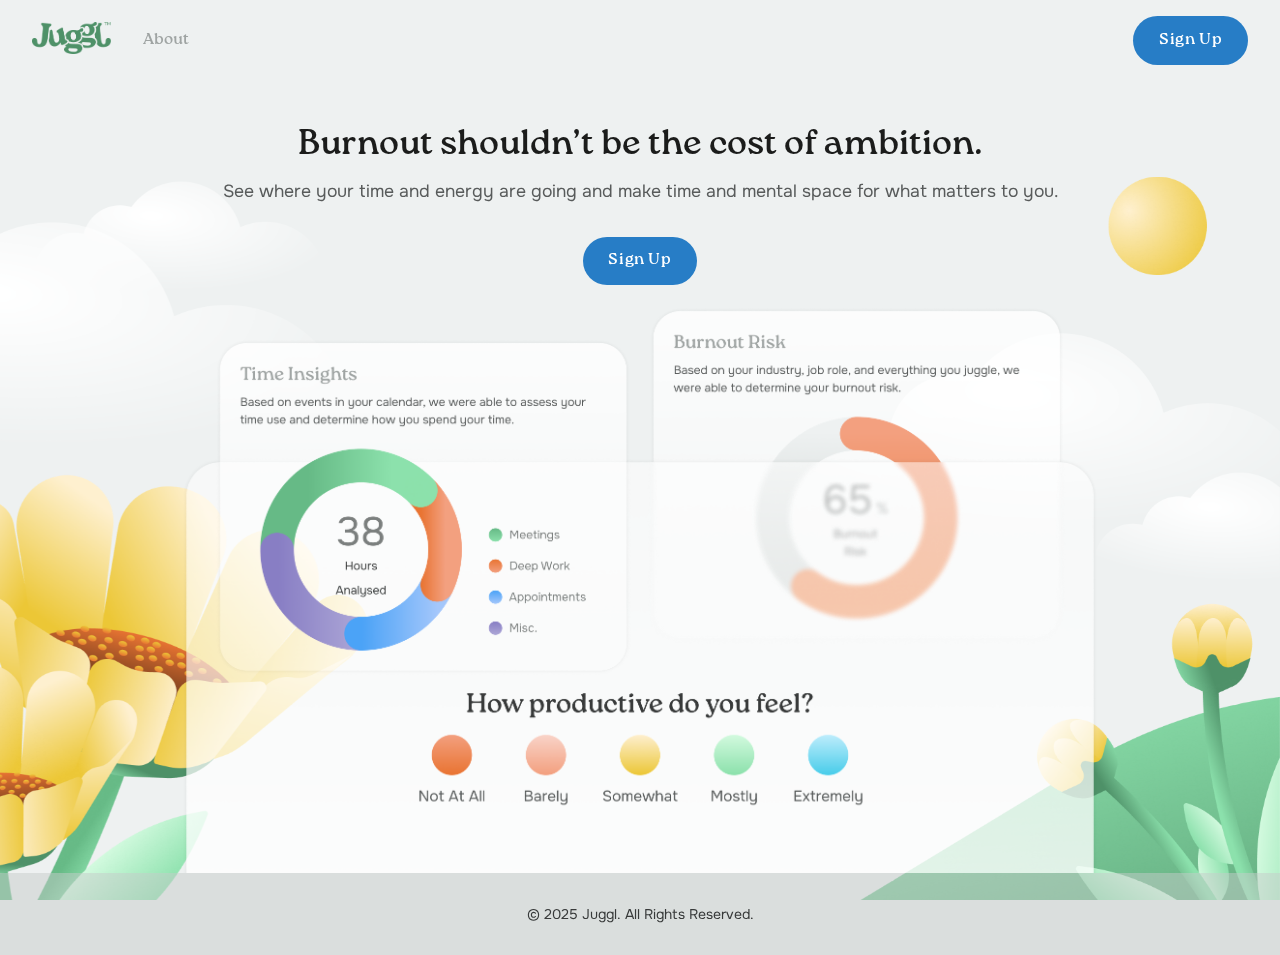
<file: index.html>
<!DOCTYPE html>
<html lang="en">
<head>
  <meta charset="UTF-8" />
  <meta name="viewport" content="width=device-width, initial-scale=1.0" />
  <title>Juggl – Create Time & Mental Space</title>

  <link href="https://fonts.googleapis.com/css2?family=Onest:wght@400;500;700&display=swap" rel="stylesheet" />

  <style>
    @font-face {
      font-family: 'Roca';
      src: url('roca-regular.woff') format('woff');
      font-weight: normal;
      font-style: normal;
    }
    * {
      box-sizing: border-box;
    }

    body {
      margin: 0;
      padding: 0;
      font-family: 'Onest', sans-serif;
      background-color: #EEF1F1;
      color: #585B5B;
      overflow-x: hidden;
    }

    .background-image {
      position: fixed;
      top: 0;
      left: 0;
      width: 100%;
      height: 100%;
      object-fit: cover;
      z-index: -2;
    }

    .foreground-image {
      position: relative;
      display: block;
      margin: -3rem auto 0;
      max-width: 1008px;
      max-height: 588px;
      width: 100%;
      height: 100%;
      z-index: 0;
    }

    nav {
      display: flex;
      justify-content: space-between;
      align-items: center;
      padding: 1rem 2rem;
    }

    .nav-left {
      display: flex;
      align-items: center;
      gap: 2rem;
    }

    .about-link {
      text-decoration: none;
      color: #9FA4A3;
      font-family: 'Roca', sans-serif;
      font-weight: normal;
      font-size: 1rem;
    }

    .signup-button {
      display: inline-block;
      text-decoration: none;
      padding: 0.8rem 1.6rem;
      border-radius: 3rem;
      background: #277DC6;
      color: white;
      font-family: 'Roca', sans-serif;
      font-size: 1rem;
      letter-spacing: 0.04rem;
      border: none;
      cursor: pointer;
    }

    .signup-button:hover {
      background-color: #19598F;
    }

    .signup-button:focus {
      outline: none;
      box-shadow: 0px 0px 8px 0px rgba(0, 0, 0, 0.10);
    }

    header {
      text-align: center;
      padding: 1rem 2rem 3rem;
      position: relative;
      z-index: 1;
    }

    header h1 {
      font-family: 'Roca', sans-serif;
      font-size: 2.2rem;
      font-weight: normal;
      color: #1B1C1B;
      margin-bottom: 0.5rem;
    }

    header p {
      max-width: 60rem;
      margin: 0 auto 2rem;
      font-size: 1.1rem;
      line-height: 150%;
      color: #585B5B;
    }

    .cta-button {
      font-family: 'Roca', sans-serif;
      background-color: #277DC6;
      color: white;
      padding: 0.8rem 1.6rem;
      border-radius: 3rem;
      font-size: 1rem;
      font-weight: normal;
      letter-spacing: 0.04rem;
      border: none;
      cursor: pointer;
      outline: none;
    }

    .cta-button:hover {
      background-color: #19598F;
    }

    footer {
      background-color: rgba(197, 204, 202, 0.5);
      text-align: center;
      font-size: 0.875rem;
      color: #383A3A;
      padding: 2rem 1rem;
      margin-top: 0rem;
      margin-bottom: 0rem;
      z-index: 1;
    }
  </style>
</head>

<body>
  <!-- Background Image -->
  <img src="background.png" alt="Background" class="background-image" />
  
  <!-- Top Nav Bar -->
  <nav>
    <div class="nav-left">
     <a href="index.html">
     <img src="updatedlogo.png" alt="Juggl Logo" style="height: 32px;" />
    </a>
    <a href="about.html" class="about-link">About</a>
    </div>
    <a href="https://forms.gle/b6KvJgP85BKoRMAT6" class="signup-button" target="_blank" rel="noopener noreferrer">Sign Up</a>
  </nav>

  <!-- Masthead -->
  <header>
    <h1>Burnout shouldn’t be the cost of ambition.</h1>
    <p>See where your time and energy are going and make time and mental space for what matters to you.</p>
    <a href="https://forms.gle/b6KvJgP85BKoRMAT6" class="signup-button" target="_blank" rel="noopener noreferrer">Sign Up</a>
  </header>

  <!-- Foreground Image -->
  <img src="foreground.png" alt="Foreground Visual" class="foreground-image" />

  <!-- Footer -->
  <footer>
    © 2025 Juggl. All Rights Reserved.
  </footer>
</body>
</html>
</file>
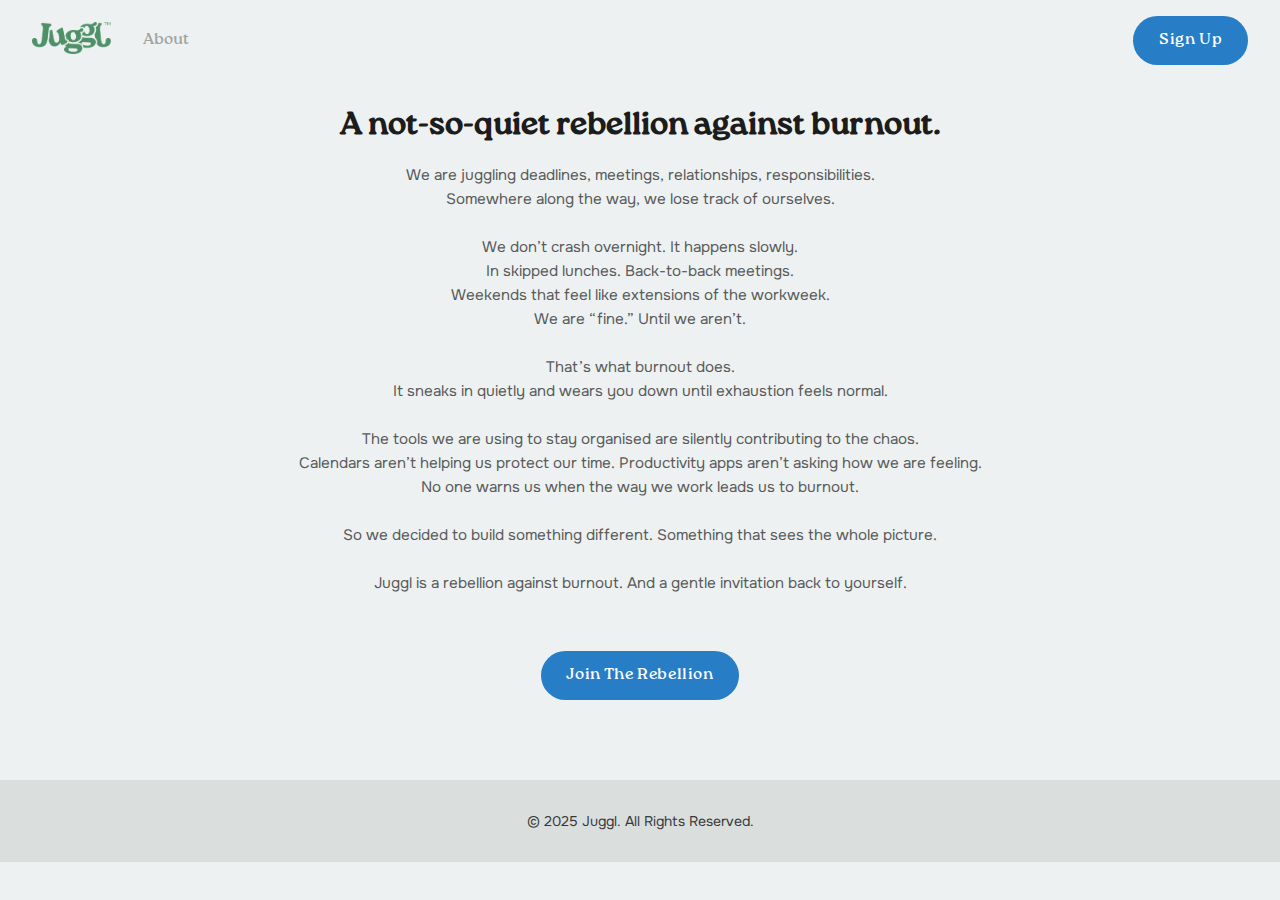
<file: about.html>
<!DOCTYPE html>
<html lang="en">
<head>
  <meta charset="UTF-8" />
  <meta name="viewport" content="width=device-width, initial-scale=1.0" />
  <title>About – Juggl</title>

  <!-- Fonts -->
  <link href="https://fonts.googleapis.com/css2?family=Onest:wght@400;500;700&display=swap" rel="stylesheet" />

  <style>
    @font-face {
        font-family: 'Roca';
        src: url('roca-regular.woff') format('woff');
        font-weight: normal;
        font-style: normal;
    }

    * {
      box-sizing: border-box;
    }

    body {
      margin: 0;
      padding: 0;
      font-family: 'Onest', sans-serif;
      background-color: #EEF1F1;
      color: #585B5B;
    }

    nav {
      display: flex;
      justify-content: space-between;
      align-items: center;
      padding: 1rem 2rem;
    }

    .nav-left {
      display: flex;
      align-items: center;
      gap: 2rem;
    }

    .about-link {
      text-decoration: none;
      color: #9FA4A3;
      font-family: 'Roca', sans-serif;
      font-weight: normal;
      font-size: 1rem;
    }

    .signup-button {
      display: inline-block;
      text-decoration: none;
      padding: 0.8rem 1.6rem;
      border-radius: 3rem;
      background: #277DC6;
      color: white;
      font-family: 'Roca', sans-serif;
      font-size: 1rem;
      letter-spacing: 0.04rem;
      border: none;
      cursor: pointer;
    }

    .signup-button:hover {
      background-color: #19598F;
    }

    .container {
      text-align: center;
      padding: 0rem 2rem 2rem;
      max-width: 800px;
      margin: 0 auto;
      margin-bottom: 1rem;
      position: relative;
      z-index: 1;
    }

    h1 {
      font-family: 'Roca', sans-serif;
      font-size: 2rem;
      margin-bottom: 0.5rem;
      color: #1B1C1B;
    }

    p {
      font-size: 0.95rem;
      line-height: 1.5rem;
      margin-bottom: 1.5rem;
    }

    .cta-button {
      font-family: 'Roca', sans-serif;
      background-color: #277DC6;
      color: white;
      padding: 0.8rem 1.6rem;
      border-radius: 3rem;
      font-size: 1rem;
      letter-spacing: 0.04rem;
      text-decoration: none;
      display: inline-block;
      margin-top: 2rem;
    }

    .cta-button:hover {
      background-color: #19598F;
    }

    footer {
      text-align: center;
      font-size: 0.875rem;
      color: #383A3A;
      background-color: rgba(197, 204, 202, 0.5);
      padding: 2rem 1rem;
      margin-top: 3rem;
      margin-bottom: 0rem;
    }
  </style>
</head>
<body>

  <!-- Top Nav Bar -->
  <nav>
    <div class="nav-left">
     <a href="index.html">
     <img src="updatedlogo.png" alt="Juggl Logo" style="height: 32px;" />
    </a>
    <a href="about.html" class="about-link">About</a>
    </div>
    <a href="https://forms.gle/b6KvJgP85BKoRMAT6" class="signup-button" target="_blank" rel="noopener noreferrer">Sign Up</a>
  </nav>
  
  <!-- Page Content -->
  <div class="container">
    <h1>A not-so-quiet rebellion against burnout.</h1>
    <p>We are juggling deadlines, meetings, relationships, responsibilities. <br/> Somewhere along the way, we lose track of ourselves.</p>
    <p>We don’t crash overnight. It happens slowly. <br/> In skipped lunches. Back-to-back meetings. <br/> Weekends that feel like extensions of the workweek. <br/> We are “fine.” Until we aren’t. </p>
    <p>That’s what burnout does. <br/> It sneaks in quietly and wears you down until exhaustion feels normal.</p>
    <p>The tools we are using to stay organised are silently contributing to the chaos. <br/> Calendars aren’t helping us protect our time. Productivity apps aren’t asking how we are feeling. <br/> No one warns us when the way we work leads us to burnout.</p>
    <p>So we decided to build something different. Something that sees the whole picture.</p>
    <p>Juggl is a rebellion against burnout. And a gentle invitation back to yourself.</p>

    <a href="https://forms.gle/b6KvJgP85BKoRMAT6" class="cta-button" target="_blank" rel="noopener noreferrer">Join The Rebellion</a>
  </div>

  <!-- Footer -->
  <footer>
    © 2025 Juggl. All Rights Reserved.
  </footer>

</body>
</html>
</file>
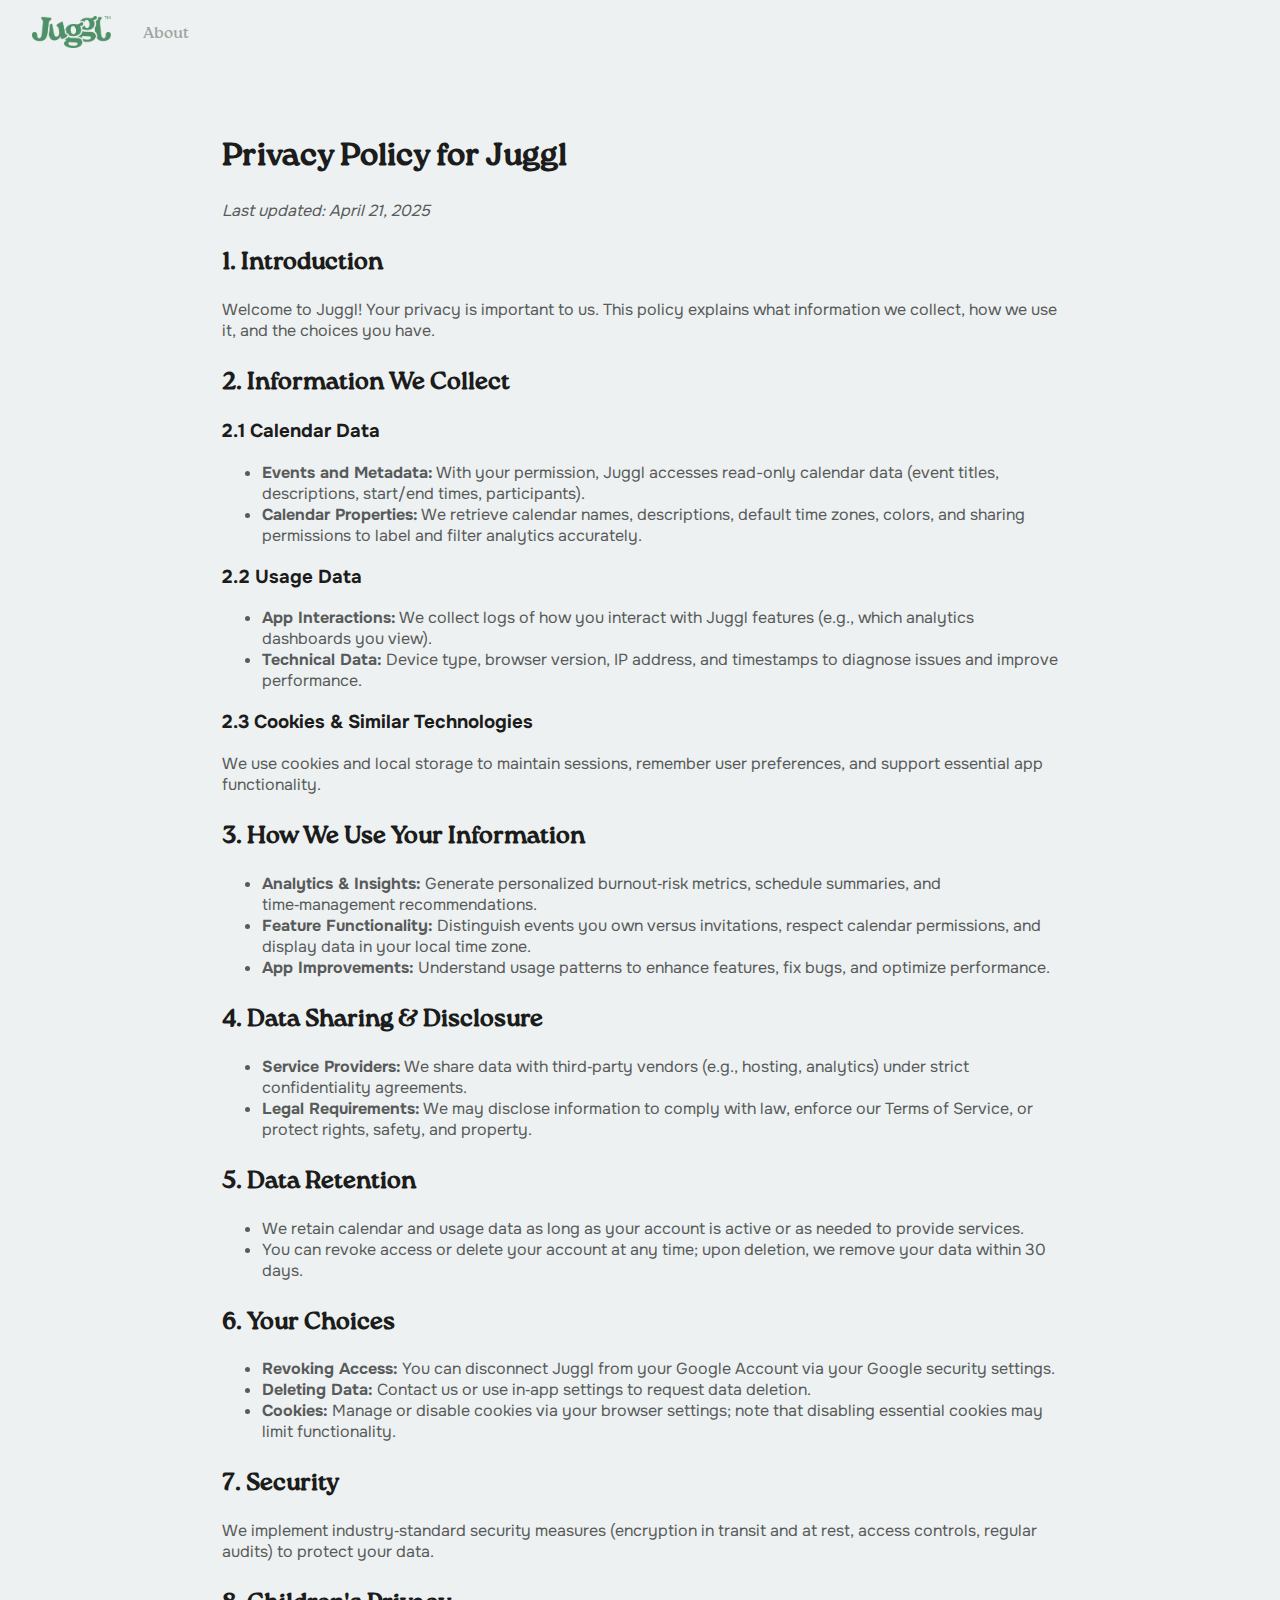
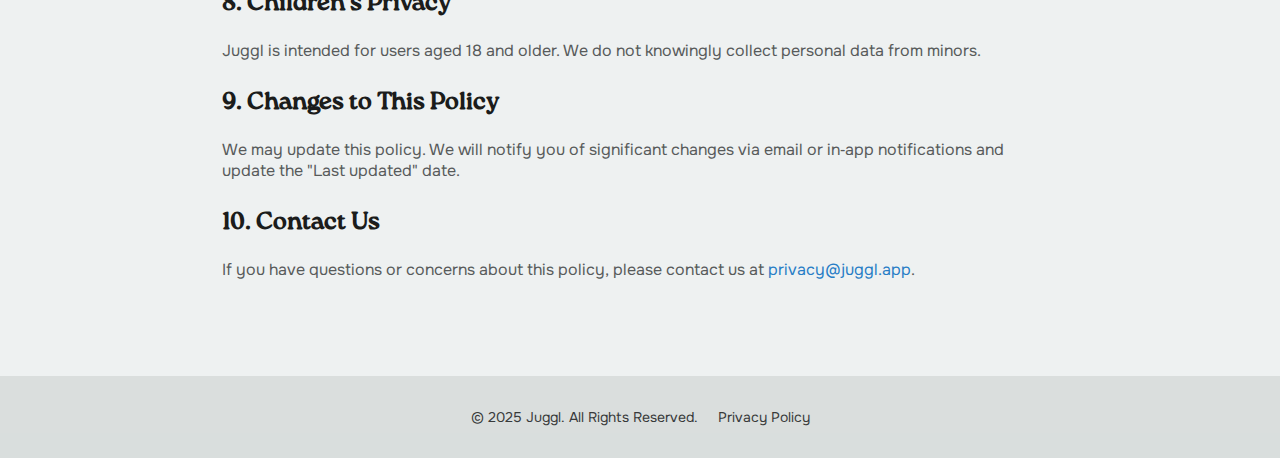
<file: privacy-policy.html>
<!DOCTYPE html>
<html lang="en">
<head>
  <meta charset="UTF-8">
  <meta name="viewport" content="width=device-width, initial-scale=1.0">
  <title>Privacy Policy for Juggl</title>
  <link href="https://fonts.googleapis.com/css2?family=Onest:wght@400;500;700&display=swap" rel="stylesheet" />
  <style>
    @font-face {
      font-family: 'Roca';
      src: url('roca-regular.woff') format('woff');
      font-weight: normal;
      font-style: normal;
    }

    * {
      box-sizing: border-box;
    }

    body {
      margin: 0;
      padding: 0;
      font-family: 'Onest', sans-serif;
      background-color: #EEF1F1;
      color: #585B5B;
    }
    
    /* Additional styling for the privacy policy content */
    h1 {
      font-family: 'Roca', sans-serif;
      font-size: 2rem;
      color: #1B1C1B;
      margin-top: 2rem;
    }
    
    h2 {
      font-family: 'Roca', sans-serif;
      color: #1B1C1B;
      margin-top: 1.5rem;
    }
    
    h3 {
      color: #1B1C1B;
    }
    
    .container {
      max-width: 900px;
      margin: 0 auto;
      padding: 2rem;
    }
    
    a {
      color: #277DC6;
      text-decoration: none;
    }
    
    a:hover {
      text-decoration: underline;
    }
    
    /* Adding navigation */
    nav {
      display: flex;
      justify-content: space-between;
      align-items: center;
      padding: 1rem 2rem;
    }

    .nav-left {
      display: flex;
      align-items: center;
      gap: 2rem;
    }

    .about-link {
      text-decoration: none;
      color: #9FA4A3;
      font-family: 'Roca', sans-serif;
      font-weight: normal;
      font-size: 1rem;
    }
    
    /* Adding footer */
    footer {
      background-color: rgba(197, 204, 202, 0.5);
      text-align: center;
      font-size: 0.875rem;
      color: #383A3A;
      padding: 2rem 1rem;
      margin-top: 3rem;
    }
  </style>
</head>
<body>
  <!-- Adding navigation to match other pages -->
  <nav>
    <div class="nav-left">
     <a href="index.html">
       <img src="updatedlogo.png" alt="Juggl Logo" style="height: 32px;" />
     </a>
     <a href="about.html" class="about-link">About</a>
    </div>
  </nav>
  
  <div class="container">
    <h1>Privacy Policy for Juggl</h1>
    <p><em>Last updated: April 21, 2025</em></p>

    <h2>1. Introduction</h2>
    <p>Welcome to Juggl! Your privacy is important to us. This policy explains what information we collect, how we use it, and the choices you have.</p>

    <h2>2. Information We Collect</h2>

    <h3>2.1 Calendar Data</h3>
    <ul>
      <li><strong>Events and Metadata:</strong> With your permission, Juggl accesses read-only calendar data (event titles, descriptions, start/end times, participants).</li>
      <li><strong>Calendar Properties:</strong> We retrieve calendar names, descriptions, default time zones, colors, and sharing permissions to label and filter analytics accurately.</li>
    </ul>

    <h3>2.2 Usage Data</h3>
    <ul>
      <li><strong>App Interactions:</strong> We collect logs of how you interact with Juggl features (e.g., which analytics dashboards you view).</li>
      <li><strong>Technical Data:</strong> Device type, browser version, IP address, and timestamps to diagnose issues and improve performance.</li>
    </ul>

    <h3>2.3 Cookies &amp; Similar Technologies</h3>
    <p>We use cookies and local storage to maintain sessions, remember user preferences, and support essential app functionality.</p>

    <h2>3. How We Use Your Information</h2>
    <ul>
      <li><strong>Analytics &amp; Insights:</strong> Generate personalized burnout‑risk metrics, schedule summaries, and time‑management recommendations.</li>
      <li><strong>Feature Functionality:</strong> Distinguish events you own versus invitations, respect calendar permissions, and display data in your local time zone.</li>
      <li><strong>App Improvements:</strong> Understand usage patterns to enhance features, fix bugs, and optimize performance.</li>
    </ul>

    <h2>4. Data Sharing &amp; Disclosure</h2>
    <ul>
      <li><strong>Service Providers:</strong> We share data with third‑party vendors (e.g., hosting, analytics) under strict confidentiality agreements.</li>
      <li><strong>Legal Requirements:</strong> We may disclose information to comply with law, enforce our Terms of Service, or protect rights, safety, and property.</li>
    </ul>

    <h2>5. Data Retention</h2>
    <ul>
      <li>We retain calendar and usage data as long as your account is active or as needed to provide services.</li>
      <li>You can revoke access or delete your account at any time; upon deletion, we remove your data within 30 days.</li>
    </ul>

    <h2>6. Your Choices</h2>
    <ul>
      <li><strong>Revoking Access:</strong> You can disconnect Juggl from your Google Account via your Google security settings.</li>
      <li><strong>Deleting Data:</strong> Contact us or use in‑app settings to request data deletion.</li>
      <li><strong>Cookies:</strong> Manage or disable cookies via your browser settings; note that disabling essential cookies may limit functionality.</li>
    </ul>

    <h2>7. Security</h2>
    <p>We implement industry‑standard security measures (encryption in transit and at rest, access controls, regular audits) to protect your data.</p>

    <h2>8. Children's Privacy</h2>
    <p>Juggl is intended for users aged 18 and older. We do not knowingly collect personal data from minors.</p>

    <h2>9. Changes to This Policy</h2>
    <p>We may update this policy. We will notify you of significant changes via email or in‑app notifications and update the "Last updated" date.</p>

    <h2>10. Contact Us</h2>
    <p>If you have questions or concerns about this policy, please contact us at <a href="mailto:privacy@juggl.app">privacy@juggl.app</a>.</p>
  </div>
  
  <!-- Adding footer to match other pages -->
  <footer>
    © 2025 Juggl. All Rights Reserved.
    <span style="margin-left: 1rem;">
      <a href="privacy-policy.html" style="color: #383A3A; text-decoration: none;">Privacy Policy</a>
    </span>
  </footer>
</body>
</html>
</file>
